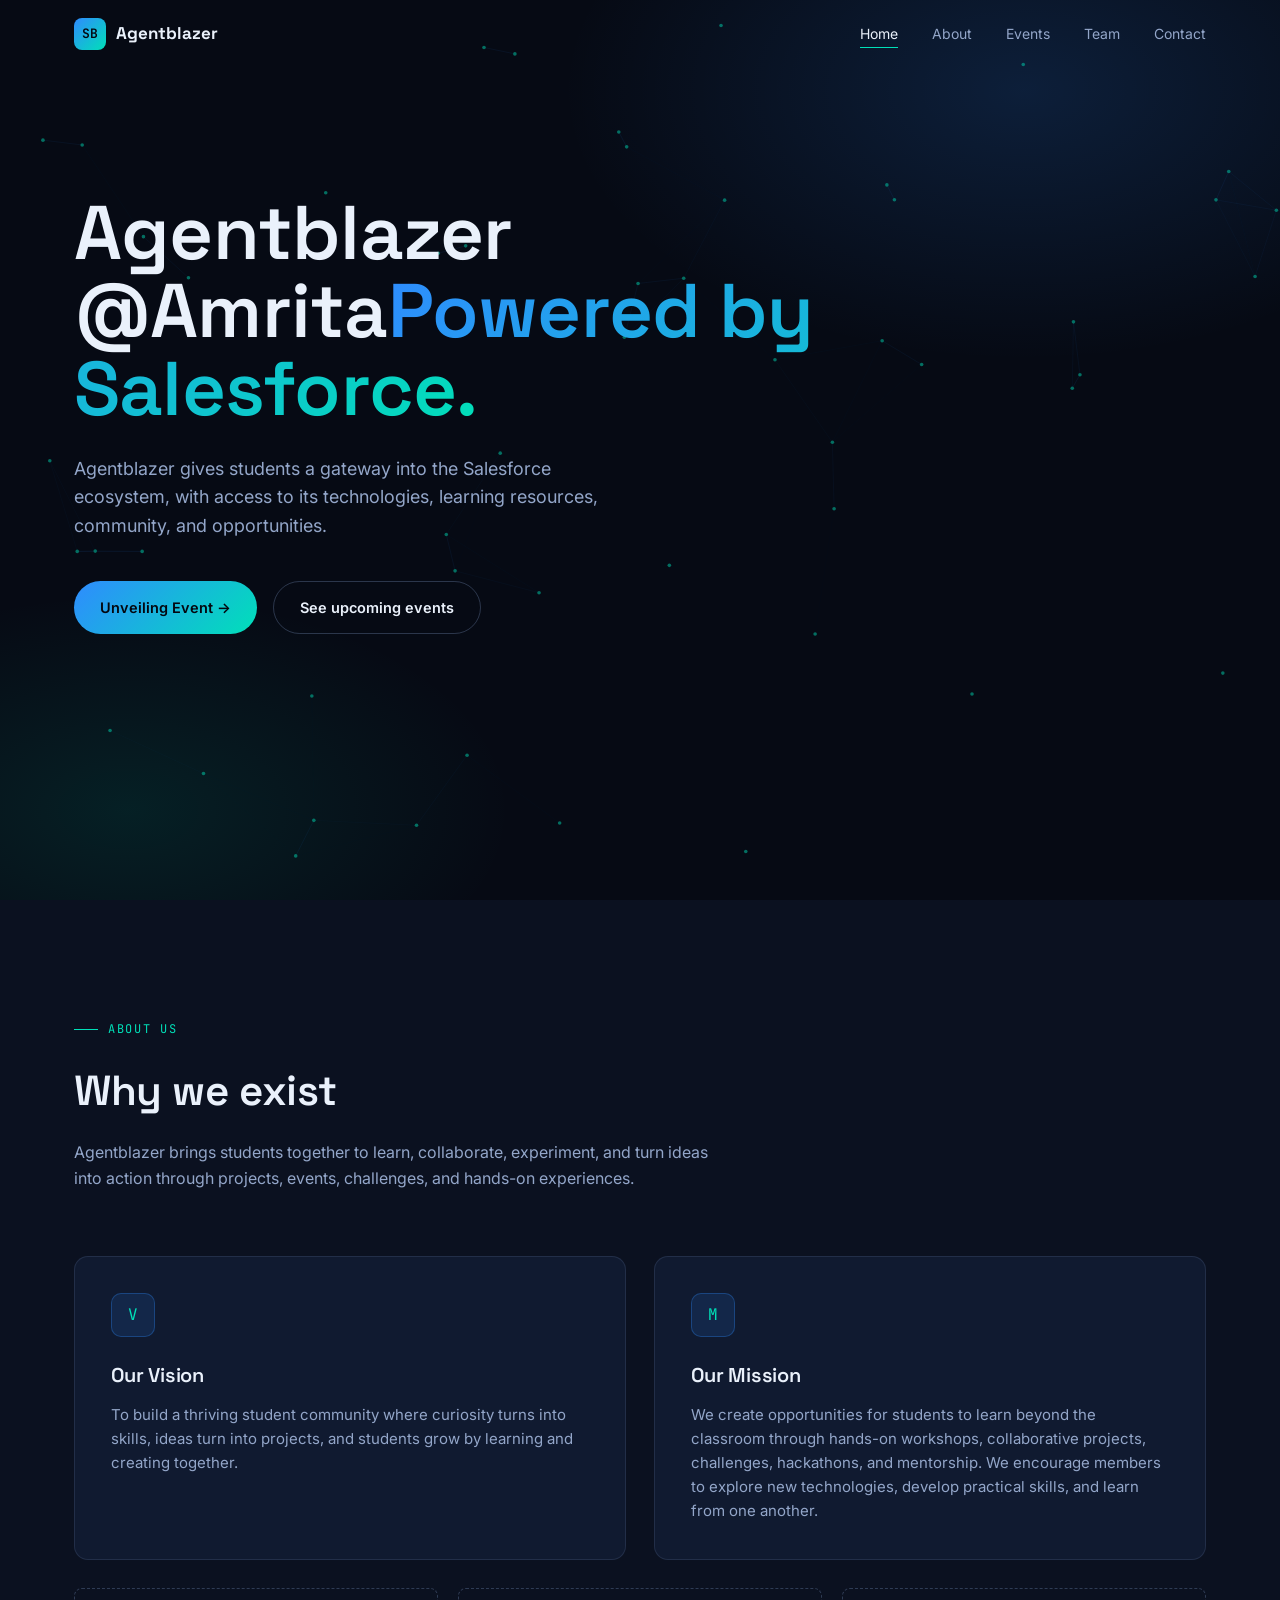
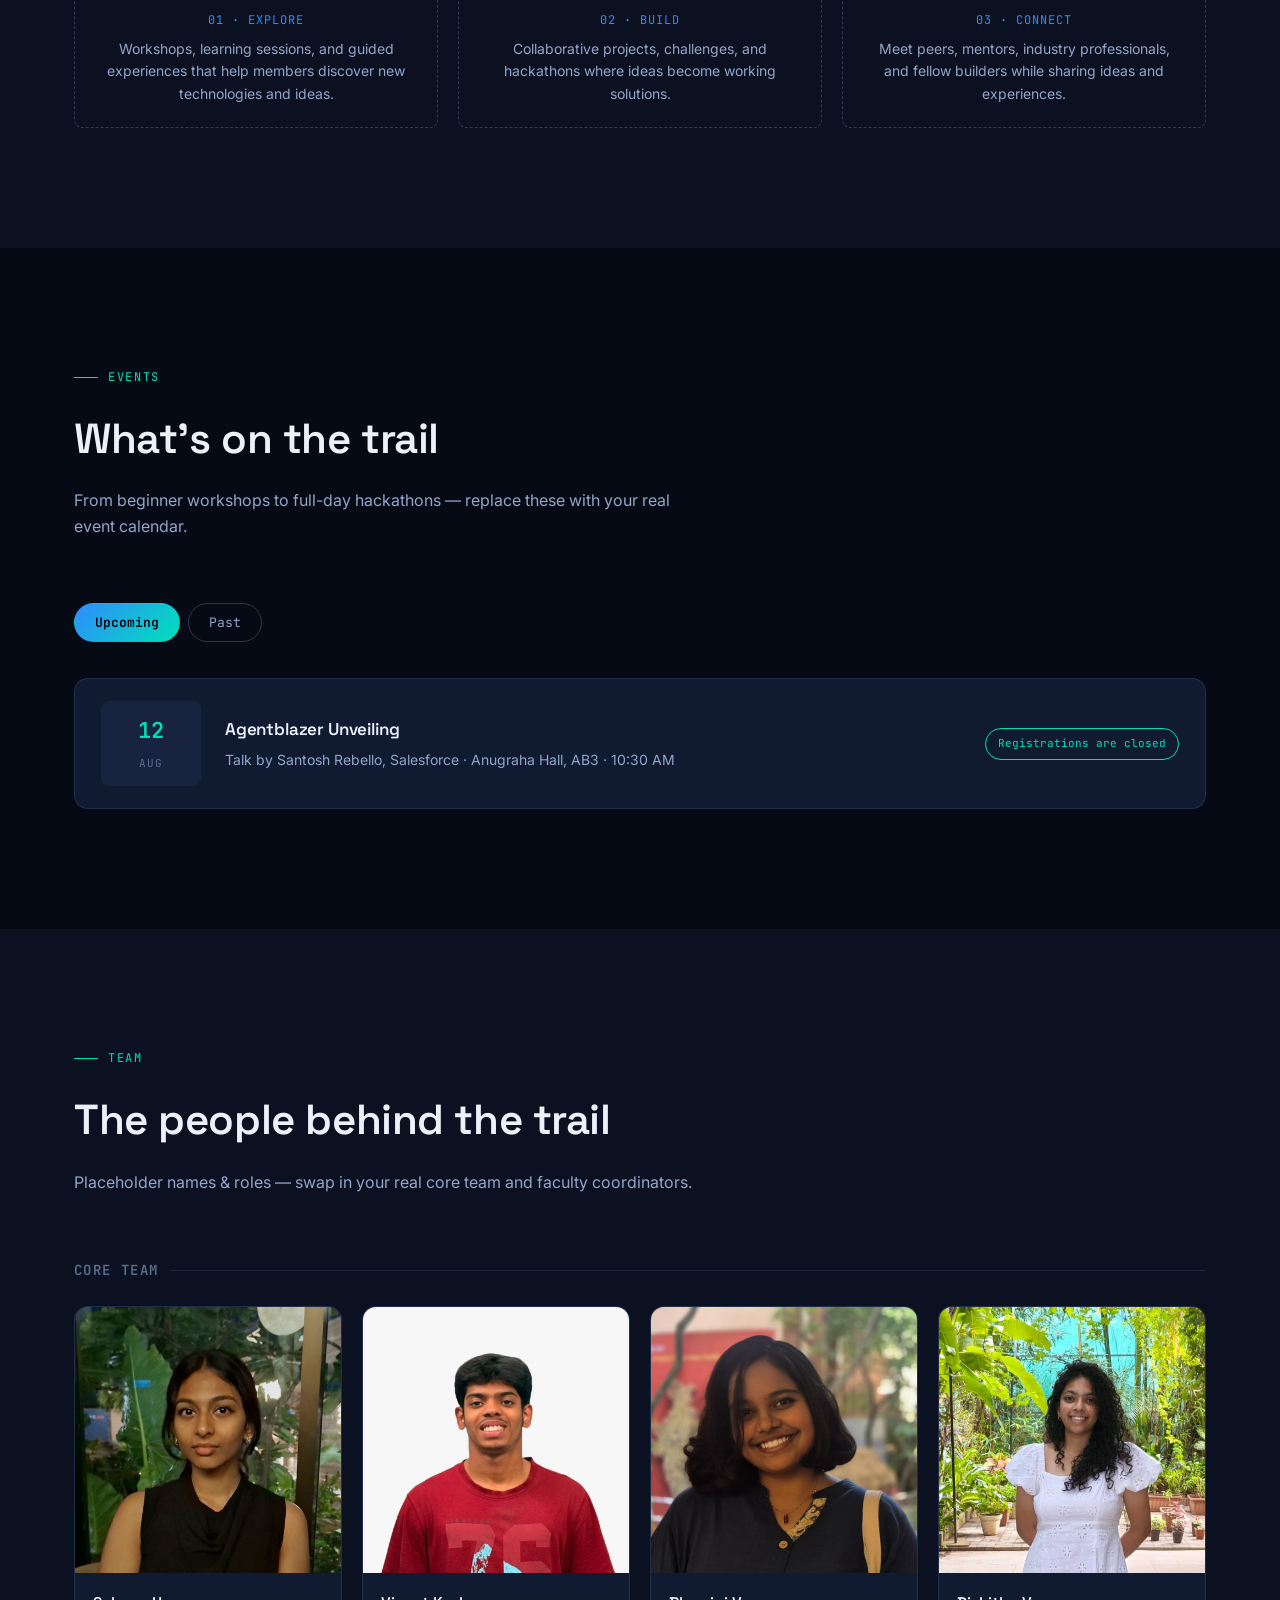
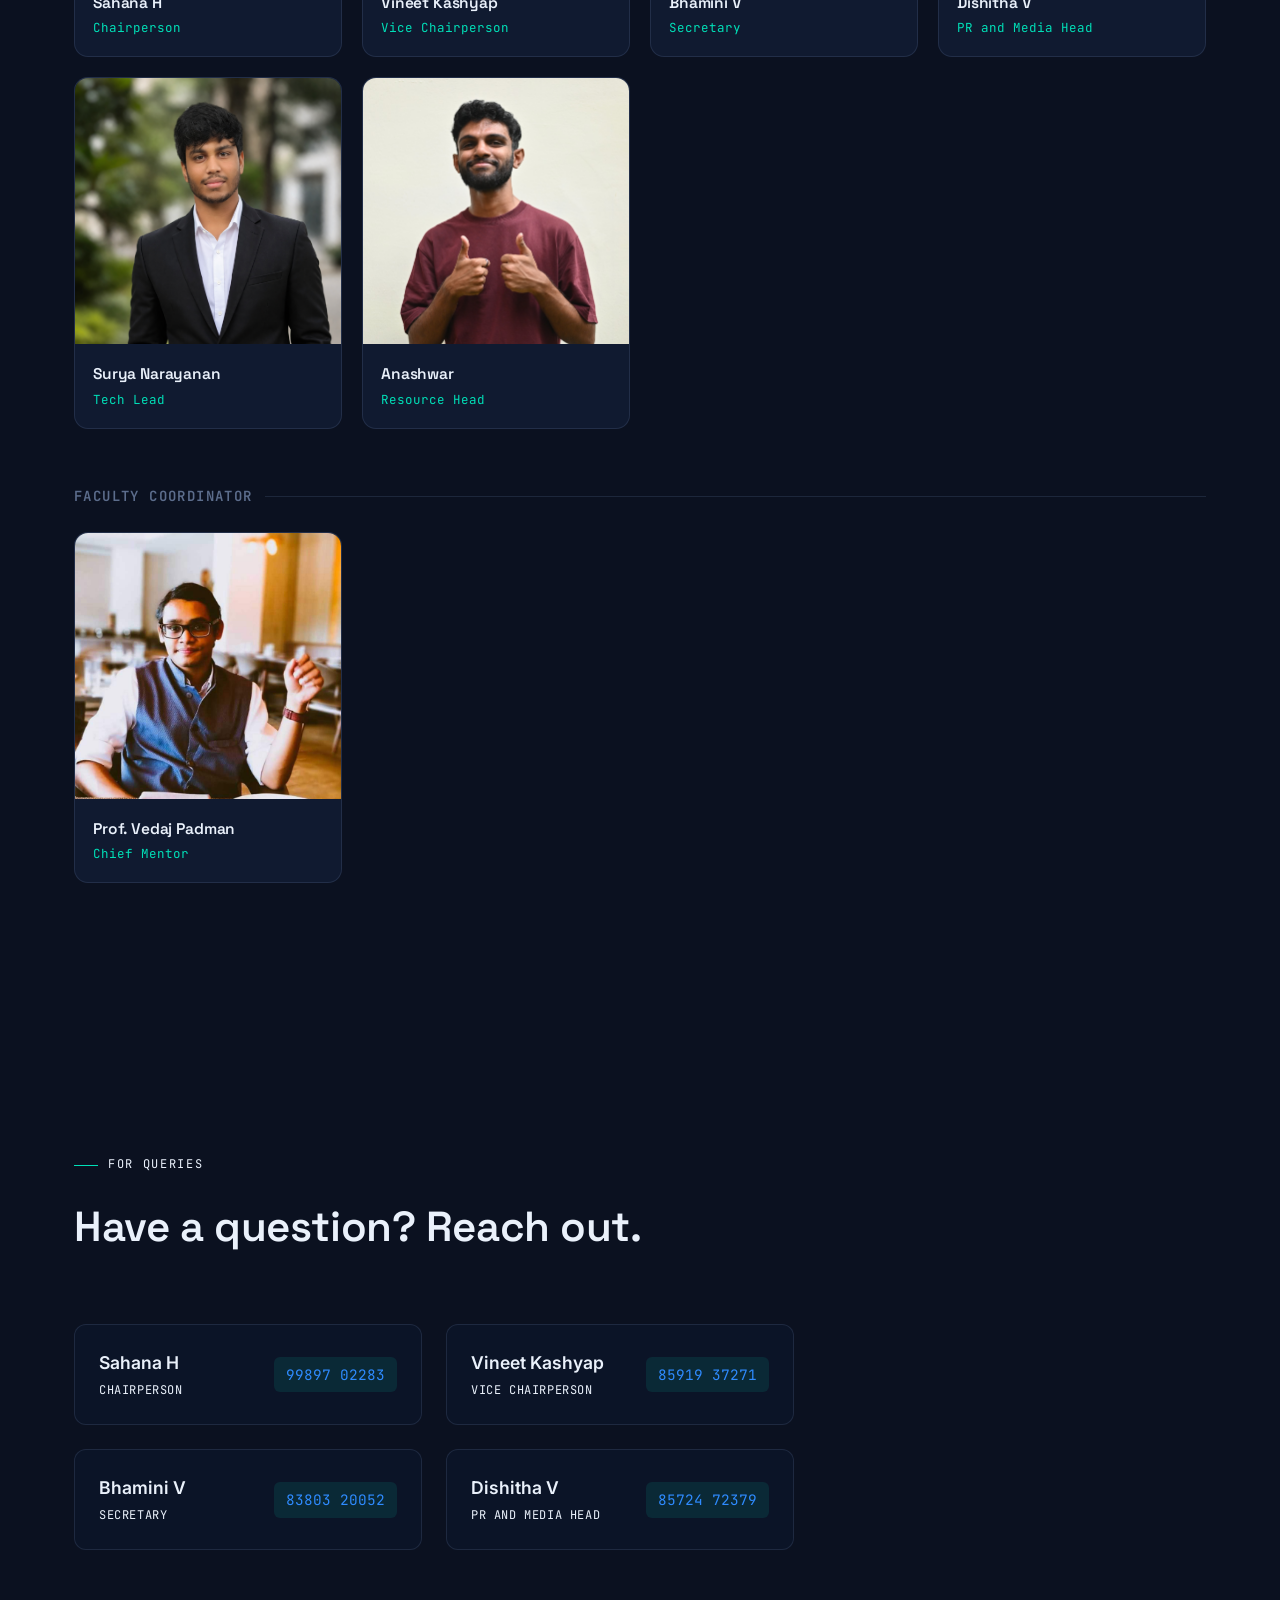
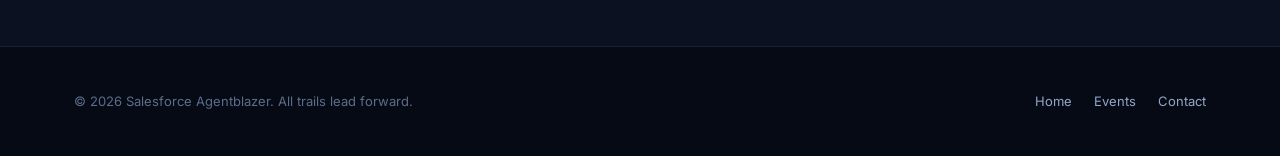
<file: index.html>
<!DOCTYPE html>
<html lang="en">
<head>
<meta charset="UTF-8">
<meta name="viewport" content="width=device-width, initial-scale=1.0">
<title>Salesforce Agentblazer</title>
<meta name="description" content="Salesforce Agentblazer — a student community turning Trailblazers into builders of intelligent agents. Explore our mission, events, team, and milestones.">
<link rel="preconnect" href="https://fonts.googleapis.com">
<link rel="preconnect" href="https://fonts.gstatic.com" crossorigin>
<link href="https://fonts.googleapis.com/css2?family=Space+Grotesk:wght@400;500;600;700&family=Inter:wght@400;500;600;700&family=JetBrains+Mono:wght@400;500&display=swap" rel="stylesheet">
<link rel="stylesheet" href="/assets/css/theme.css">
</head>
<body>

<header id="site-header">
  <nav>
    <div class="logo">
      <div class="logo-mark">SB</div>
      Agentblazer
    </div>
    <ul class="nav-links" id="navLinks">
      <li><a href="#home" class="nav-link active">Home</a></li>
      <li><a href="#about" class="nav-link">About</a></li>
      <li><a href="#events" class="nav-link">Events</a></li>
      <li><a href="#team" class="nav-link">Team</a></li>
      <li><a href="#contact" class="nav-link">Contact</a></li>
    </ul>
    <button class="nav-toggle" id="navToggle" aria-label="Toggle menu">☰</button>
  </nav>
</header>

<!-- ================= HERO ================= -->
<section class="hero" id="home">
  <canvas id="hero-canvas"></canvas>
    <div class="hero-inner">
    <h1>Agentblazer @Amrita<span class="grad">Powered by Salesforce.</span></h1>
    <p class="lede">Agentblazer gives students a gateway into the Salesforce ecosystem, with access to its technologies, learning resources, community, and opportunities.</p>
    <div class="hero-actions">
      <p class="btn btn-primary">Unveiling Event →</p>
      <a href="#events" class="btn btn-ghost">See upcoming events</a>
    </div>
  </div>
</section>

<!-- ================= ABOUT ================= -->
<section class="about" id="about">
  <div class="wrap">
    <div class="section-head reveal">
      <div class="eyebrow">About Us</div>
      <h2>Why we exist</h2>
      <p>Agentblazer brings students together to learn, collaborate, experiment, and turn ideas into action through projects, events, challenges, and hands-on experiences.</p>
    </div>
    <div class="about-grid">
      <div class="about-card reveal">
        <div class="icon">V</div>
        <h3>Our Vision</h3>
        <p>To build a thriving student community where curiosity turns into skills, ideas turn into projects, and students grow by learning and creating together.</p>
      </div>
      <div class="about-card reveal">
        <div class="icon">M</div>
        <h3>Our Mission</h3>
        <p>We create opportunities for students to learn beyond the classroom through hands-on workshops, collaborative projects, challenges, hackathons, and mentorship. We encourage members to explore new technologies, develop practical skills, and learn from one another.</p>
      </div>
    </div>
    <div class="pillars">
      <div class="pillar reveal"><div class="k">01 · EXPLORE</div><p>Workshops, learning sessions, and guided experiences that help members discover new technologies and ideas.</p></div>
      <div class="pillar reveal"><div class="k">02 · BUILD</div><p>Collaborative projects, challenges, and hackathons where ideas become working solutions.</p></div>
      <div class="pillar reveal"><div class="k">03 · CONNECT</div><p>Meet peers, mentors, industry professionals, and fellow builders while sharing ideas and experiences.</p></div>
    </div>
  </div>
</section>

<!-- ================= EVENTS ================= -->
<section id="events">
  <div class="wrap">
    <div class="section-head reveal">
      <div class="eyebrow">Events</div>
      <h2>What's on the trail</h2>
      <p>From beginner workshops to full-day hackathons — replace these with your real event calendar.</p>
    </div>
    <div class="tabs reveal">
      <button class="tab-btn active" data-tab="upcoming">Upcoming</button>
      <button class="tab-btn" data-tab="past">Past</button>
    </div>
    <div class="event-panel active" id="upcoming">
      <a href="/events/agentblazer-unveiling" class="event-card reveal" style="display:grid;">
        <div class="event-date"><span class="d">12</span><span class="m">AUG</span></div>
        <div class="event-info"><h4>Agentblazer Unveiling</h4><p>Talk by Santosh Rebello, Salesforce · Anugraha Hall, AB3 · 10:30 AM</p></div>
        <div class="event-badge live">Registrations are closed</div>
      </a>

    </div>
    <div class="event-panel" id="past">
      <div class="event-card reveal" style="text-align: center; padding: 2rem; color: var(--text-muted);">
        <p>No past events yet. Check back later!</p>
      </div>
    </div>
  </div>
</section>

<!-- ================= TEAM ================= -->
<section class="about" id="team">
  <div class="wrap">
    <div class="section-head reveal">
      <div class="eyebrow">Team</div>
      <h2>The people behind the trail</h2>
      <p>Placeholder names & roles — swap in your real core team and faculty coordinators.</p>
    </div>

    <div class="team-group">
      <h3>Core Team</h3>
      <div class="team-grid">
        <div class="team-card reveal"><div class="avatar" style="overflow: hidden;"><img src="/assets/img/team/sahana.jpeg" alt="Sahana H" style="width:100%; height:100%; object-fit:cover;" onerror="this.style.display='none';this.parentElement.innerHTML='SH';"></div><div class="team-info"><h4>Sahana H</h4><div class="role">Chairperson</div></div></div>
        <div class="team-card reveal"><div class="avatar" style="overflow: hidden;"><img src="/assets/img/team/vineet.jpeg" alt="Vineet Kashyap" style="width:100%; height:100%; object-fit:cover;" onerror="this.style.display='none';this.parentElement.innerHTML='VK';"></div><div class="team-info"><h4>Vineet Kashyap</h4><div class="role">Vice Chairperson</div></div></div>
        <div class="team-card reveal"><div class="avatar" style="overflow: hidden;"><img src="/assets/img/team/bhamini.jpeg" alt="Bhamini V" style="width:100%; height:100%; object-fit:cover;" onerror="this.style.display='none';this.parentElement.innerHTML='BV';"></div><div class="team-info"><h4>Bhamini V</h4><div class="role">Secretary</div></div></div>
        <div class="team-card reveal"><div class="avatar" style="overflow: hidden;"><img src="/assets/img/team/dishitha.jpeg" alt="Dishitha V" style="width:100%; height:100%; object-fit:cover;" onerror="this.style.display='none';this.parentElement.innerHTML='DV';"></div><div class="team-info"><h4>Dishitha V</h4><div class="role">PR and Media Head</div></div></div>
        <div class="team-card reveal"><div class="avatar" style="overflow: hidden;"><img src="/assets/img/team/surya.png" alt="Surya Narayanan" style="width:100%; height:100%; object-fit:cover;" onerror="this.style.display='none';this.parentElement.innerHTML='SN';"></div><div class="team-info"><h4>Surya Narayanan</h4><div class="role">Tech Lead</div></div></div>
        <div class="team-card reveal"><div class="avatar" style="overflow: hidden;"><img src="/assets/img/team/anashwar.jpeg" alt="Anashwar" style="width:100%; height:100%; object-fit:cover;" onerror="this.style.display='none';this.parentElement.innerHTML='A';"></div><div class="team-info"><h4>Anashwar</h4><div class="role">Resource Head</div></div></div>
      </div>
    </div>

    <div class="team-group">
      <h3>Faculty Coordinator</h3>
      <div class="team-grid">
        <div class="team-card reveal"><div class="avatar" style="overflow: hidden;"><img src="/assets/img/team/vedaj.jpg" alt="Vedaj" style="width:100%; height:100%; object-fit:cover;" onerror="this.style.display='none';this.parentElement.innerHTML='V';"></div><div class="team-info"><h4>Prof. Vedaj Padman</h4><div class="role">Chief Mentor</div></div></div>
      </div>
    </div>
  </div>
</section>





<!-- ================= FOR QUERIES ================= -->
<section class="queries-section" id="contact" style="padding: 6rem 0; background: var(--bg-alt);">
  <div class="wrap">
    <div class="section-head centered reveal">
      <div class="eyebrow" style="color: var(--primary);">For Queries</div>
      <h2>Have a question? Reach out.</h2>
    </div>
    <div class="query-grid reveal" style="display: grid; grid-template-columns: repeat(auto-fit, minmax(300px, 1fr)); gap: 1.5rem; margin-top: 3rem;">
      <div class="query-item" style="background: rgba(47,139,255,0.03); border: 1px solid var(--border); padding: 1.5rem; border-radius: 12px; display: flex; justify-content: space-between; align-items: center;">
        <div class="query-item-left">
          <div class="query-item-name" style="font-family: var(--font-head); font-weight: 600; font-size: 1.1rem; margin-bottom: 0.25rem;">Sahana H</div>
          <div class="role" style="font-family: var(--font-mono); font-size: 0.75rem; color: var(--text-muted); text-transform: uppercase; letter-spacing: 0.05em;">Chairperson</div>
        </div>
        <div class="num" style="font-family: var(--font-mono); color: var(--accent); background: rgba(0,224,184,0.1); padding: 0.4rem 0.75rem; border-radius: 6px; font-size: 0.9rem;">99897 02283</div>
      </div>
      <div class="query-item" style="background: rgba(47,139,255,0.03); border: 1px solid var(--border); padding: 1.5rem; border-radius: 12px; display: flex; justify-content: space-between; align-items: center;">
        <div class="query-item-left">
          <div class="query-item-name" style="font-family: var(--font-head); font-weight: 600; font-size: 1.1rem; margin-bottom: 0.25rem;">Vineet Kashyap</div>
          <div class="role" style="font-family: var(--font-mono); font-size: 0.75rem; color: var(--text-muted); text-transform: uppercase; letter-spacing: 0.05em;">Vice Chairperson</div>
        </div>
        <div class="num" style="font-family: var(--font-mono); color: var(--accent); background: rgba(0,224,184,0.1); padding: 0.4rem 0.75rem; border-radius: 6px; font-size: 0.9rem;">85919 37271</div>
      </div>
      <div class="query-item" style="background: rgba(47,139,255,0.03); border: 1px solid var(--border); padding: 1.5rem; border-radius: 12px; display: flex; justify-content: space-between; align-items: center;">
        <div class="query-item-left">
          <div class="query-item-name" style="font-family: var(--font-head); font-weight: 600; font-size: 1.1rem; margin-bottom: 0.25rem;">Bhamini V</div>
          <div class="role" style="font-family: var(--font-mono); font-size: 0.75rem; color: var(--text-muted); text-transform: uppercase; letter-spacing: 0.05em;">Secretary</div>
        </div>
        <div class="num" style="font-family: var(--font-mono); color: var(--accent); background: rgba(0,224,184,0.1); padding: 0.4rem 0.75rem; border-radius: 6px; font-size: 0.9rem;">83803 20052</div>
      </div>
      <div class="query-item" style="background: rgba(47,139,255,0.03); border: 1px solid var(--border); padding: 1.5rem; border-radius: 12px; display: flex; justify-content: space-between; align-items: center;">
        <div class="query-item-left">
          <div class="query-item-name" style="font-family: var(--font-head); font-weight: 600; font-size: 1.1rem; margin-bottom: 0.25rem;">Dishitha V</div>
          <div class="role" style="font-family: var(--font-mono); font-size: 0.75rem; color: var(--text-muted); text-transform: uppercase; letter-spacing: 0.05em;">PR and Media Head</div>
        </div>
        <div class="num" style="font-family: var(--font-mono); color: var(--accent); background: rgba(0,224,184,0.1); padding: 0.4rem 0.75rem; border-radius: 6px; font-size: 0.9rem;">85724 72379</div>
      </div>
    </div>
  </div>
</section>

<footer>
  <div class="wrap footer-inner">
    <p>© 2026 Salesforce Agentblazer. All trails lead forward.</p>
    <div class="footer-links">
      <a href="#home">Home</a>
      <a href="#events">Events</a>
      <a href="#contact">Contact</a>
    </div>
  </div>
</footer>

<script>
// ---------- Sticky header ----------
const header = document.getElementById('site-header');
window.addEventListener('scroll', () => {
  header.classList.toggle('scrolled', window.scrollY > 20);
});

// ---------- Mobile nav toggle ----------
const navToggle = document.getElementById('navToggle');
const navLinks = document.getElementById('navLinks');
navToggle.addEventListener('click', () => navLinks.classList.toggle('open'));
navLinks.querySelectorAll('a').forEach(a => a.addEventListener('click', () => navLinks.classList.remove('open')));

// ---------- Active nav link on scroll ----------
const sections = document.querySelectorAll('section[id]');
const navItems = document.querySelectorAll('.nav-link');
window.addEventListener('scroll', () => {
  let current = '';
  sections.forEach(sec => {
    const top = sec.offsetTop - 140;
    if (window.scrollY >= top) current = sec.id;
  });
  navItems.forEach(a => a.classList.toggle('active', a.getAttribute('href') === '#' + current));
});

// ---------- Scroll reveal ----------
const revealEls = document.querySelectorAll('.reveal');
const io = new IntersectionObserver((entries) => {
  entries.forEach(e => { if (e.isIntersecting) { e.target.classList.add('in'); io.unobserve(e.target); } });
}, { threshold: 0.15 });
revealEls.forEach(el => io.observe(el));

// ---------- Event tabs ----------
document.querySelectorAll('.tab-btn').forEach(btn => {
  btn.addEventListener('click', () => {
    document.querySelectorAll('.tab-btn').forEach(b => b.classList.remove('active'));
    document.querySelectorAll('.event-panel').forEach(p => p.classList.remove('active'));
    btn.classList.add('active');
    document.getElementById(btn.dataset.tab).classList.add('active');
  });
});

// ---------- FAQ accordion ----------
document.querySelectorAll('.faq-item').forEach(item => {
  const q = item.querySelector('.faq-q');
  const a = item.querySelector('.faq-a');
  q.addEventListener('click', () => {
    const isOpen = item.classList.contains('open');
    document.querySelectorAll('.faq-item').forEach(i => { i.classList.remove('open'); i.querySelector('.faq-a').style.maxHeight = null; });
    if (!isOpen) { item.classList.add('open'); a.style.maxHeight = a.scrollHeight + 'px'; }
  });
});

// ---------- Hero canvas: interactive node network ----------
(function(){
  const canvas = document.getElementById('hero-canvas');
  const ctx = canvas.getContext('2d');
  let w, h, nodes = [];
  const mouse = { x: -9999, y: -9999 };
  const reduced = window.matchMedia('(prefers-reduced-motion: reduce)').matches;

  function resize(){
    w = canvas.width = canvas.offsetWidth;
    h = canvas.height = canvas.offsetHeight;
  }
  function initNodes(){
    const count = Math.min(60, Math.floor((w*h)/22000));
    nodes = Array.from({length: count}, () => ({
      x: Math.random()*w, y: Math.random()*h,
      vx: (Math.random()-0.5)*0.35, vy: (Math.random()-0.5)*0.35
    }));
  }
  function step(){
    ctx.clearRect(0,0,w,h);
    nodes.forEach(n => {
      n.x += n.vx; n.y += n.vy;
      if (n.x < 0 || n.x > w) n.vx *= -1;
      if (n.y < 0 || n.y > h) n.vy *= -1;
      const dx = n.x - mouse.x, dy = n.y - mouse.y;
      const dist = Math.sqrt(dx*dx + dy*dy);
      if (dist < 120) { n.x += dx/dist*0.6; n.y += dy/dist*0.6; }
    });
    for (let i=0; i<nodes.length; i++){
      for (let j=i+1; j<nodes.length; j++){
        const a = nodes[i], b = nodes[j];
        const d = Math.hypot(a.x-b.x, a.y-b.y);
        if (d < 140){
          ctx.strokeStyle = `rgba(47,139,255,${0.16*(1-d/140)})`;
          ctx.lineWidth = 1;
          ctx.beginPath(); ctx.moveTo(a.x,a.y); ctx.lineTo(b.x,b.y); ctx.stroke();
        }
      }
    }
    nodes.forEach(n => {
      ctx.beginPath();
      ctx.arc(n.x, n.y, 1.8, 0, Math.PI*2);
      ctx.fillStyle = 'rgba(0,224,184,0.85)';
      ctx.fill();
    });
    if (!reduced) requestAnimationFrame(step);
  }
  window.addEventListener('resize', () => { resize(); initNodes(); });
  canvas.addEventListener('mousemove', e => {
    const r = canvas.getBoundingClientRect();
    mouse.x = e.clientX - r.left; mouse.y = e.clientY - r.top;
  });
  canvas.addEventListener('mouseleave', () => { mouse.x = -9999; mouse.y = -9999; });
  resize(); initNodes();
  if (reduced) { step(); } else { requestAnimationFrame(step); }
})();
</script>
</body>
</html>
</file>
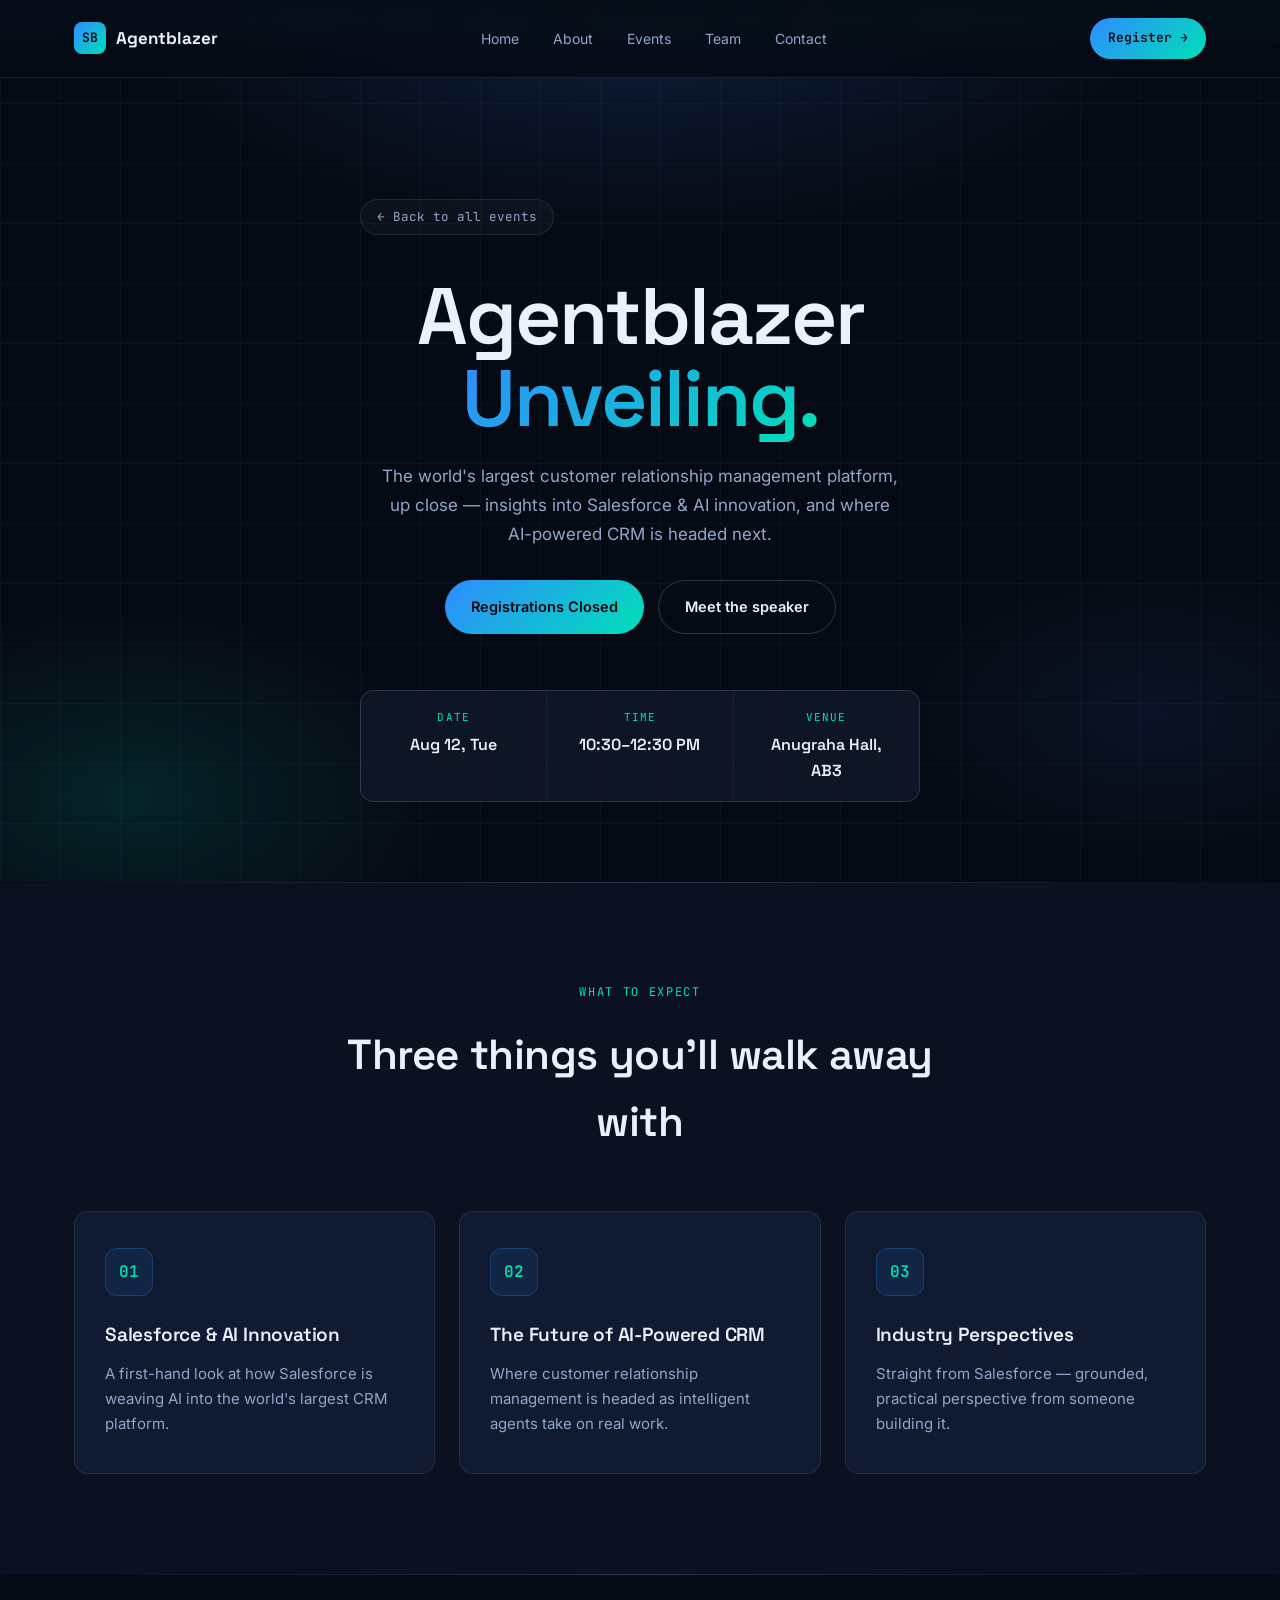
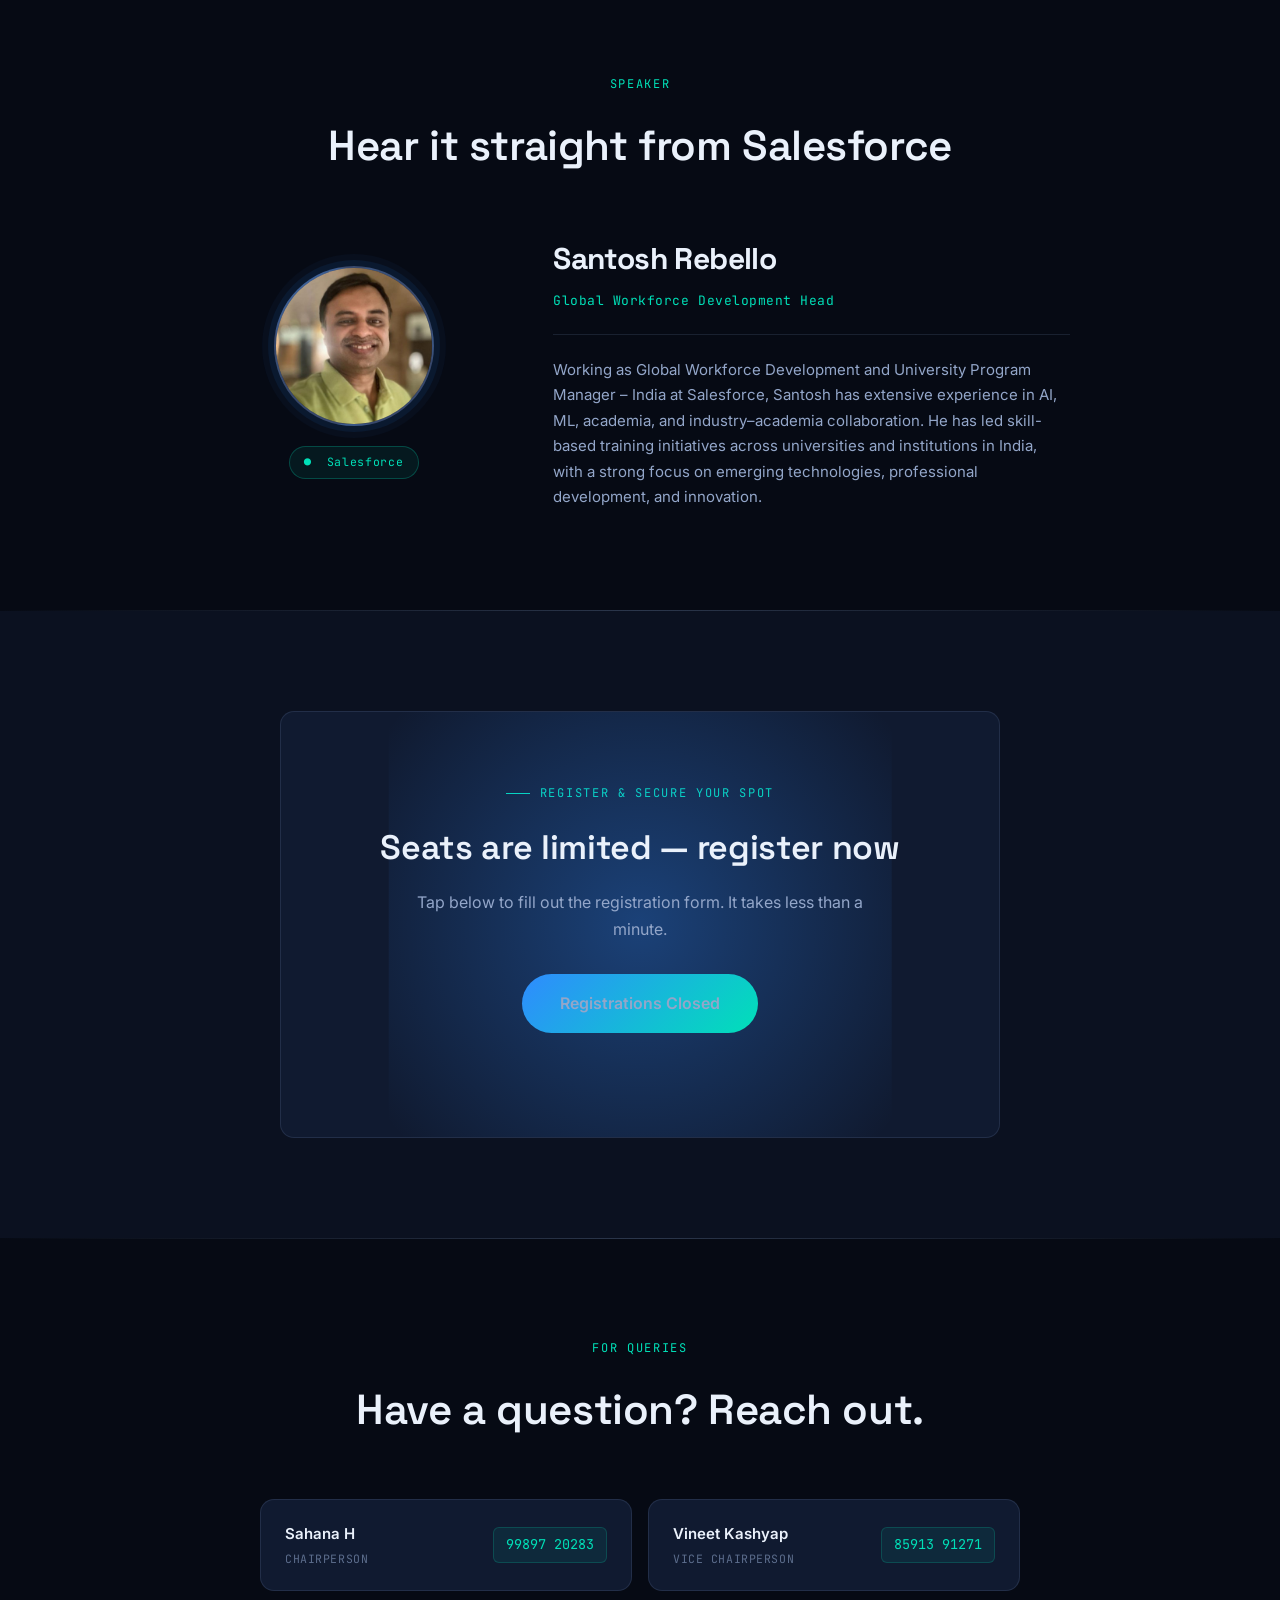
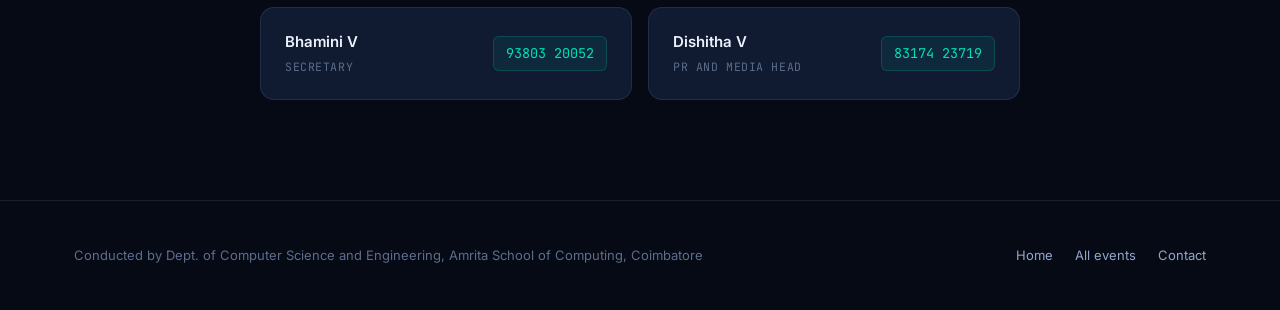
<file: events/agentblazer-unveiling.html>
<!DOCTYPE html>
<html lang="en">
<head>
<meta charset="UTF-8">
<meta name="viewport" content="width=device-width, initial-scale=1.0">
<title>Agentblazer Unveiling — Salesforce Agentblazer</title>
<meta name="description" content="Agentblazer Unveiling — a talk with Santosh Rebello, Global Workforce Development Head at Salesforce, on AI-powered CRM. August 12, Anugraha Hall AB3.">
<link rel="preconnect" href="https://fonts.googleapis.com">
<link rel="preconnect" href="https://fonts.gstatic.com" crossorigin>
<link href="https://fonts.googleapis.com/css2?family=Space+Grotesk:wght@400;500;600;700&family=Inter:wght@400;500;600;700&family=JetBrains+Mono:wght@400;500&display=swap" rel="stylesheet">
<link rel="stylesheet" href="/assets/css/theme.css">
<style>
/* =========================================================
   EVENT PAGE — ENHANCED STYLES  (scoped, no conflicts)
   ========================================================= */

/* ---------- countdown bar ---------- */
.event-countdown-bar {
  background: linear-gradient(90deg, rgba(47,139,255,0.12), rgba(0,224,184,0.10));
  border-bottom: 1px solid var(--border);
  padding: 11px 0;
  text-align: center;
  font-family: var(--font-mono);
  font-size: 12.5px;
  color: var(--accent-2);
  letter-spacing: 0.06em;
  position: relative;
  z-index: 99;
}
.event-countdown-bar .cdt-inner {
  display: inline-flex;
  align-items: center;
  gap: 18px;
  flex-wrap: wrap;
  justify-content: center;
}
.cdt-sep { opacity: 0.3; }

/* ---------- hero overrides ---------- */
.event-hero {
  min-height: 88vh;
  display: flex;
  align-items: center;
  padding-top: 156px;
  padding-bottom: 80px;
  position: relative;
  background:
    radial-gradient(ellipse 70% 55% at 50% -10%, rgba(47,139,255,0.20), transparent 60%),
    radial-gradient(ellipse 45% 40% at 10% 90%, rgba(0,224,184,0.12), transparent 55%),
    radial-gradient(ellipse 35% 30% at 90% 80%, rgba(47,139,255,0.08), transparent 55%),
    var(--bg);
}

/* grid mesh overlay */
.event-hero::after {
  content: '';
  position: absolute;
  inset: 0;
  background-image:
    linear-gradient(rgba(140,170,220,0.04) 1px, transparent 1px),
    linear-gradient(90deg, rgba(140,170,220,0.04) 1px, transparent 1px);
  background-size: 60px 60px;
  pointer-events: none;
}

.event-hero-solo {
  max-width: 820px;
  margin: 0 auto;
  text-align: center;
  display: block;
  position: relative;
  z-index: 2;
}

.event-hero-solo .hero-tag {
  margin: 0 auto 36px;
  background: rgba(0,224,184,0.07);
  border-color: rgba(0,224,184,0.30);
}

.event-hero-solo h1 {
  font-size: clamp(44px, 7.5vw, 80px);
  line-height: 1.03;
  margin-bottom: 22px;
  letter-spacing: -0.025em;
}

.event-hero-solo h1 .grad {
  background: var(--grad-accent);
  -webkit-background-clip: text;
  background-clip: text;
  color: transparent;
}

.event-hero-solo .lede {
  font-size: 18px;
  color: var(--text-dim);
  max-width: 580px;
  margin: 0 auto 40px;
  line-height: 1.7;
}

.event-hero-solo .hero-actions {
  justify-content: center;
  margin-bottom: 56px;
  gap: 14px;
}

.event-hero-solo .event-quickfacts {
  margin: 0 auto;
  max-width: 560px;
}

/* ---------- breadcrumb ---------- */
.breadcrumb-back {
  display: inline-flex;
  align-items: center;
  gap: 8px;
  font-family: var(--font-mono);
  font-size: 12.5px;
  color: var(--text-dim);
  margin-bottom: 40px;
  padding: 7px 16px;
  border: 1px solid var(--border);
  border-radius: 100px;
  background: rgba(255,255,255,0.03);
  transition: all 0.22s ease;
}
.breadcrumb-back:hover {
  color: var(--accent-2);
  border-color: var(--accent-2);
  background: rgba(0,224,184,0.06);
}

/* ---------- section divider ---------- */
.section-divider {
  height: 1px;
  background: linear-gradient(90deg, transparent, var(--border-strong), transparent);
  margin: 0;
}

/* ---------- expect section ---------- */
.expect-section {
  background: var(--bg-alt);
  padding: 100px 0;
}

.expect-grid {
  display: grid;
  grid-template-columns: repeat(3, 1fr);
  gap: 24px;
  margin-top: 12px;
}

.about-card {
  background: var(--surface);
  border: 1px solid var(--border);
  border-radius: var(--radius);
  padding: 36px 30px;
  transition: border-color 0.25s ease, transform 0.25s ease, box-shadow 0.25s ease;
  position: relative;
  overflow: hidden;
}
.about-card::before {
  content: '';
  position: absolute;
  top: 0; left: 0; right: 0;
  height: 2px;
  background: var(--grad-accent);
  opacity: 0;
  transition: opacity 0.3s ease;
}
.about-card:hover {
  border-color: var(--border-strong);
  transform: translateY(-6px);
  box-shadow: 0 20px 48px rgba(0,0,0,0.3);
}
.about-card:hover::before { opacity: 1; }

.about-card .icon {
  width: 48px;
  height: 48px;
  border-radius: 12px;
  background: rgba(47,139,255,0.10);
  border: 1px solid rgba(47,139,255,0.25);
  display: flex;
  align-items: center;
  justify-content: center;
  margin-bottom: 24px;
  font-family: var(--font-mono);
  color: var(--accent-2);
  font-size: 16px;
  font-weight: 600;
  flex-shrink: 0;
}

.about-card h3 {
  font-size: 19px;
  margin-bottom: 12px;
  color: var(--text);
}
.about-card p {
  color: var(--text-dim);
  font-size: 15px;
  line-height: 1.65;
}

@media (max-width: 800px) {
  .expect-grid { grid-template-columns: 1fr; }
}

/* ---------- speaker section ---------- */
.speaker-section {
  background: var(--bg);
  padding: 100px 0;
}

.speaker-layout {
  display: grid;
  grid-template-columns: 1fr 1.8fr;
  gap: 56px;
  align-items: center;
  max-width: 860px;
  margin: 0 auto;
}

.speaker-photo-wrap {
  display: flex;
  flex-direction: column;
  align-items: center;
  gap: 20px;
}

.speaker-avatar {
  width: 160px;
  height: 160px;
  border-radius: 50%;
  border: 2px solid var(--border-strong);
  background:
    radial-gradient(circle at 30% 25%, rgba(47,139,255,0.45), transparent 55%),
    var(--surface-2);
  display: flex;
  align-items: center;
  justify-content: center;
  font-family: var(--font-display);
  font-size: 52px;
  font-weight: 700;
  color: var(--accent-2);
  overflow: hidden;
  box-shadow: 0 0 0 6px rgba(47,139,255,0.08), 0 0 0 12px rgba(47,139,255,0.04);
  flex-shrink: 0;
}

.speaker-avatar img {
  width: 100%;
  height: 100%;
  object-fit: cover;
  display: block;
}

.speaker-company-badge {
  display: inline-flex;
  align-items: center;
  gap: 7px;
  font-family: var(--font-mono);
  font-size: 11.5px;
  color: var(--accent-2);
  border: 1px solid rgba(0,224,184,0.25);
  padding: 6px 14px;
  border-radius: 100px;
  background: rgba(0,224,184,0.07);
  letter-spacing: 0.06em;
}

.speaker-detail {
  display: flex;
  flex-direction: column;
  gap: 0;
}

.speaker-detail h4 {
  font-size: 30px;
  font-weight: 700;
  letter-spacing: -0.02em;
  margin-bottom: 8px;
  color: var(--text);
}

.speaker-detail .role {
  font-family: var(--font-mono);
  font-size: 13px;
  color: var(--accent-2);
  margin-bottom: 22px;
  letter-spacing: 0.04em;
}

.speaker-bio {
  color: var(--text-dim);
  font-size: 15px;
  line-height: 1.7;
  padding-top: 22px;
  border-top: 1px solid var(--border);
}

@media (max-width: 700px) {
  .speaker-layout {
    grid-template-columns: 1fr;
    text-align: center;
  }
  .speaker-photo-wrap { margin: 0 auto; }
  .speaker-bio { text-align: left; }
}

/* ---------- register section ---------- */
.register-section { background: var(--bg-alt); padding: 100px 0; }

.register-panel {
  background: var(--surface);
  border: 1px solid var(--border);
  border-radius: var(--radius);
  padding: 72px 52px;
  text-align: center;
  position: relative;
  overflow: hidden;
  max-width: 720px;
  margin: 0 auto;
}

.register-panel::before {
  content: '';
  position: absolute;
  top: -40%; left: 50%;
  transform: translateX(-50%);
  width: 70%; height: 180%;
  background: var(--grad-glow);
  pointer-events: none;
}

.register-panel .eyebrow { justify-content: center; }
.register-panel h2 {
  font-size: 34px;
  margin-bottom: 14px;
  position: relative;
  z-index: 1;
}
.register-panel p {
  color: var(--text-dim);
  margin-bottom: 32px;
  position: relative;
  z-index: 1;
  max-width: 480px;
  margin-left: auto;
  margin-right: auto;
  font-size: 16px;
  line-height: 1.65;
}
.register-panel .btn {
  position: relative;
  z-index: 1;
  font-size: 16px;
  padding: 16px 38px;
}

/* ---------- queries section ---------- */
.queries-section { background: var(--bg); padding: 100px 0; }

.query-grid {
  display: grid;
  grid-template-columns: repeat(2, 1fr);
  gap: 16px;
  max-width: 760px;
  margin: 0 auto;
}

@media (max-width: 640px) { .query-grid { grid-template-columns: 1fr; } }

.query-item {
  display: flex;
  justify-content: space-between;
  align-items: center;
  gap: 12px;
  background: var(--surface);
  border: 1px solid var(--border);
  border-radius: var(--radius);
  padding: 22px 24px;
  transition: border-color 0.22s ease, transform 0.22s ease;
}
.query-item:hover {
  border-color: var(--border-strong);
  transform: translateY(-2px);
}

.query-item-left { display: flex; flex-direction: column; gap: 4px; }
.query-item-name {
  font-size: 15px;
  font-weight: 600;
  color: var(--text);
}
.query-item .role {
  font-size: 11.5px;
  color: var(--text-faint);
  font-family: var(--font-mono);
  letter-spacing: 0.05em;
  text-transform: uppercase;
}
.query-item .num {
  font-family: var(--font-mono);
  font-size: 13.5px;
  color: var(--accent-2);
  background: rgba(0,224,184,0.08);
  border: 1px solid rgba(0,224,184,0.18);
  border-radius: 6px;
  padding: 6px 12px;
  white-space: nowrap;
}

/* ---------- misc tweaks ---------- */
.section-head { max-width: 640px; margin-bottom: 56px; }
.section-head.centered { margin-left: auto; margin-right: auto; text-align: center; }
.section-head.centered .eyebrow { justify-content: center; }
.section-head.centered .eyebrow::before { display: none; }
</style>
</head>
<body>

<!-- ================= COUNTDOWN ANNOUNCE BAR ================= -->
<div class="event-countdown-bar">
  <div class="cdt-inner">
    <span>🗓 &nbsp;August 12, Tuesday · 10:30 AM</span>
    <span class="cdt-sep">|</span>
    <span>📍 Anugraha Hall, AB3</span>
    <span class="cdt-sep">|</span>
    <span id="countdown-text">Loading countdown…</span>
  </div>
</div>

<header id="site-header" class="scrolled">
  <nav>
    <a href="/" class="logo">
      <div class="logo-mark">SB</div>
      Agentblazer
    </a>
    <ul class="nav-links" id="navLinks">
      <li><a href="/#home" class="nav-link">Home</a></li>
      <li><a href="/#about" class="nav-link">About</a></li>
      <li><a href="/#events" class="nav-link">Events</a></li>
      <li><a href="/#team" class="nav-link">Team</a></li>
      <li><a href="/#contact" class="nav-link">Contact</a></li>
    </ul>
    <a href="#register" class="nav-cta">Register →</a>
    <button class="nav-toggle" id="navToggle" aria-label="Toggle menu">☰</button>
  </nav>
</header>

<!-- ================= EVENT HERO ================= -->
<section class="event-hero" id="home">
  <div class="wrap">
    <a href="/#events" class="breadcrumb-back">← Back to all events</a>
    <div class="event-hero-grid event-hero-solo reveal">
      <h1>Agentblazer<br><span class="grad">Unveiling.</span></h1>
      <p class="lede">The world's largest customer relationship management platform, up close — insights into Salesforce &amp; AI innovation, and where AI-powered CRM is headed next.</p>
      <div class="hero-actions">
        <p target="_blank" rel="noopener" class="btn btn-primary">Registrations Closed</p>
        <a href="#speaker" class="btn btn-ghost">Meet the speaker</a>
      </div>
      <div class="event-quickfacts">
        <div><span class="k">Date</span><span class="v">Aug 12, Tue</span></div>
        <div><span class="k">Time</span><span class="v">10:30–12:30 PM</span></div>
        <div><span class="k">Venue</span><span class="v">Anugraha Hall, AB3</span></div>
      </div>
    </div>
  </div>
</section>

<div class="section-divider"></div>

<!-- ================= WHAT TO EXPECT ================= -->
<section class="expect-section">
  <div class="wrap">
    <div class="section-head centered reveal">
      <div class="eyebrow">What to Expect</div>
      <h2>Three things you'll walk away with</h2>
    </div>
    <div class="expect-grid">
      <div class="about-card reveal">
        <div class="icon">01</div>
        <h3>Salesforce &amp; AI Innovation</h3>
        <p>A first-hand look at how Salesforce is weaving AI into the world's largest CRM platform.</p>
      </div>
      <div class="about-card reveal">
        <div class="icon">02</div>
        <h3>The Future of AI-Powered CRM</h3>
        <p>Where customer relationship management is headed as intelligent agents take on real work.</p>
      </div>
      <div class="about-card reveal">
        <div class="icon">03</div>
        <h3>Industry Perspectives</h3>
        <p>Straight from Salesforce — grounded, practical perspective from someone building it.</p>
      </div>
    </div>
  </div>
</section>

<div class="section-divider"></div>

<!-- ================= SPEAKER ================= -->
<section class="speaker-section" id="speaker">
  <div class="wrap">
    <div class="section-head centered reveal">
      <div class="eyebrow">Speaker</div>
      <h2>Hear it straight from Salesforce</h2>
    </div>
    <div class="speaker-layout reveal">
      <div class="speaker-photo-wrap">
        <div class="speaker-avatar">
          <img src="/assets/img/speaker-santosh-rebello.jpg" alt="Santosh Rebello" onerror="this.style.display='none';this.parentElement.innerHTML='SR';">
        </div>
        <div class="speaker-company-badge">● &nbsp;Salesforce</div>
      </div>
      <div class="speaker-detail">
        <h4>Santosh Rebello</h4>
        <div class="role">Global Workforce Development Head</div>
        <p class="speaker-bio">Working as Global Workforce Development and University Program Manager – India at Salesforce, Santosh has extensive experience in AI, ML, academia, and industry–academia collaboration. He has led skill-based training initiatives across universities and institutions in India, with a strong focus on emerging technologies, professional development, and innovation.</p>
      </div>
    </div>
  </div>
</section>

<div class="section-divider"></div>

<!-- ================= REGISTER ================= -->
<section class="register-section" id="register">
  <div class="wrap">
    <div class="register-panel reveal">
      <div class="eyebrow" style="justify-content:center;">Register &amp; Secure Your Spot</div>
      <h2>Seats are limited — register now</h2>
      <p>Tap below to fill out the registration form. It takes less than a minute.</p>
      <p target="_blank" rel="noopener" class="btn btn-primary">Registrations Closed</p>
    </div>
  </div>
</section>

<div class="section-divider"></div>

<!-- ================= FOR QUERIES ================= -->
<section class="queries-section">
  <div class="wrap">
    <div class="section-head centered reveal">
      <div class="eyebrow">For Queries</div>
      <h2>Have a question? Reach out.</h2>
    </div>
    <div class="query-grid reveal">
      <div class="query-item">
        <div class="query-item-left">
          <div class="query-item-name">Sahana H</div>
          <div class="role">Chairperson</div>
        </div>
        <div class="num">99897 20283</div>
      </div>
      <div class="query-item">
        <div class="query-item-left">
          <div class="query-item-name">Vineet Kashyap</div>
          <div class="role">Vice Chairperson</div>
        </div>
        <div class="num">85913 91271</div>
      </div>
      <div class="query-item">
        <div class="query-item-left">
          <div class="query-item-name">Bhamini V</div>
          <div class="role">Secretary</div>
        </div>
        <div class="num">93803 20052</div>
      </div>
      <div class="query-item">
        <div class="query-item-left">
          <div class="query-item-name">Dishitha V</div>
          <div class="role">PR and Media Head</div>
        </div>
        <div class="num">83174 23719</div>
      </div>
    </div>
  </div>
</section>

<footer>
  <div class="wrap footer-inner">
    <p>Conducted by Dept. of Computer Science and Engineering, Amrita School of Computing, Coimbatore</p>
    <div class="footer-links">
      <a href="/">Home</a>
      <a href="/#events">All events</a>
      <a href="/#contact">Contact</a>
    </div>
  </div>
</footer>

<script>
/* ---------- header ---------- */
const header = document.getElementById('site-header');
window.addEventListener('scroll', () => { header.classList.toggle('scrolled', true); });

/* ---------- mobile nav ---------- */
const navToggle = document.getElementById('navToggle');
const navLinks  = document.getElementById('navLinks');
navToggle.addEventListener('click', () => navLinks.classList.toggle('open'));
navLinks.querySelectorAll('a').forEach(a => a.addEventListener('click', () => navLinks.classList.remove('open')));

/* ---------- reveal on scroll ---------- */
const revealEls = document.querySelectorAll('.reveal');
const io = new IntersectionObserver((entries) => {
  entries.forEach(e => {
    if (e.isIntersecting) { e.target.classList.add('in'); io.unobserve(e.target); }
  });
}, { threshold: 0.12 });
revealEls.forEach(el => io.observe(el));

/* ---------- countdown ---------- */
(function () {
  const target = new Date('2026-08-12T10:30:00+05:30');
  const el = document.getElementById('countdown-text');
  function update() {
    const now = new Date();
    const diff = target - now;
    if (diff <= 0) { el.textContent = '🎉 Event is happening now!'; return; }
    const d = Math.floor(diff / 864e5);
    const h = Math.floor((diff % 864e5) / 36e5);
    const m = Math.floor((diff % 36e5) / 6e4);
    const s = Math.floor((diff % 6e4) / 1e3);
    el.textContent = `⏱ ${d}d ${h}h ${m}m ${s}s to go`;
  }
  update();
  setInterval(update, 1000);
})();
</script>
</body>
</html>
</file>
<file: assets/css/theme.css>
/* ============================================================
   THEME TOKENS — edit these to re-theme the entire site.
   Everything below (colors) pulls from this block only.
   ============================================================ */
:root{
  /* ---- surfaces ---- */
  --bg:            #060a14;   /* page background (near-black navy) */
  --bg-alt:        #0b1120;   /* alternate section background */
  --surface:       #101a30;   /* card / panel background */
  --surface-2:     #17233f;   /* raised card / hover background */
  --border:        rgba(140, 170, 220, 0.14);
  --border-strong: rgba(140, 170, 220, 0.28);

  /* ---- accents ---- */
  --accent:        #2f8bff;   /* electric blue — primary accent */
  --accent-2:      #00e0b8;   /* signal teal — secondary accent */
  --accent-warn:   #ff9f43;   /* amber — used sparingly (badges) */

  /* ---- text ---- */
  --text:          #eaf1fb;
  --text-dim:      #93a6c9;
  --text-faint:    #5c6d8c;

  /* ---- gradients (derived from accents above) ---- */
  --grad-accent: linear-gradient(135deg, var(--accent), var(--accent-2));
  --grad-glow:   radial-gradient(circle, rgba(47,139,255,0.35), transparent 70%);

  /* ---- type ---- */
  --font-display: 'Space Grotesk', sans-serif;
  --font-body:    'Inter', sans-serif;
  --font-mono:    'JetBrains Mono', monospace;

  /* ---- misc ---- */
  --radius: 14px;
  --radius-sm: 8px;
  --max-w: 1180px;
}

*{margin:0;padding:0;box-sizing:border-box;}
html{scroll-behavior:smooth;}
body{
  background:var(--bg);
  color:var(--text);
  font-family:var(--font-body);
  line-height:1.6;
  overflow-x:hidden;
}
a{color:inherit;text-decoration:none;}
ul{list-style:none;}
img{max-width:100%;display:block;}
.wrap{max-width:var(--max-w);margin:0 auto;padding:0 24px;}
section{position:relative;padding:120px 0;}
h1,h2,h3,h4{font-family:var(--font-display);font-weight:600;letter-spacing:-0.01em;}
.eyebrow{
  font-family:var(--font-mono);
  font-size:12px;
  letter-spacing:0.14em;
  text-transform:uppercase;
  color:var(--accent-2);
  display:flex;
  align-items:center;
  gap:10px;
  margin-bottom:18px;
}
.eyebrow::before{content:'';width:24px;height:1px;background:var(--accent-2);}
.section-head{max-width:640px;margin-bottom:64px;}
.section-head h2{font-size:clamp(28px,4vw,42px);margin-bottom:16px;}
.section-head p{color:var(--text-dim);font-size:16px;}

@media (prefers-reduced-motion: reduce){
  *{animation-duration:0.01ms !important;animation-iteration-count:1 !important;transition-duration:0.01ms !important;scroll-behavior:auto !important;}
}

/* ---------------- NAV ---------------- */
header{
  position:fixed;top:0;left:0;right:0;z-index:100;
  border-bottom:1px solid transparent;
  transition:background 0.3s ease, border-color 0.3s ease, backdrop-filter 0.3s ease;
}
header.scrolled{
  background:rgba(6,10,20,0.82);
  backdrop-filter:blur(14px);
  border-bottom:1px solid var(--border);
}
nav{
  max-width:var(--max-w);margin:0 auto;padding:18px 24px;
  display:flex;align-items:center;justify-content:space-between;
}
.logo{display:flex;align-items:center;gap:10px;font-family:var(--font-display);font-weight:700;font-size:17px;}
.logo-mark{
  width:32px;height:32px;border-radius:8px;
  background:var(--grad-accent);
  display:flex;align-items:center;justify-content:center;
  font-family:var(--font-mono);font-size:13px;font-weight:600;color:#04070f;
  flex-shrink:0;
}
.nav-links{display:flex;gap:34px;}
.nav-links a{
  font-size:14px;color:var(--text-dim);position:relative;padding:6px 0;
  transition:color 0.2s ease;
}
.nav-links a::after{
  content:'';position:absolute;left:0;bottom:0;width:0;height:1px;
  background:var(--accent-2);transition:width 0.25s ease;
}
.nav-links a:hover, .nav-links a.active{color:var(--text);}
.nav-links a.active::after{width:100%;}
.nav-cta{
  font-family:var(--font-mono);font-size:13px;padding:10px 18px;
  border-radius:100px;background:var(--grad-accent);color:#04070f;font-weight:600;
  transition:transform 0.2s ease, box-shadow 0.2s ease;
}
.nav-cta:hover{transform:translateY(-1px);box-shadow:0 8px 24px rgba(47,139,255,0.35);}
.nav-toggle{display:none;background:none;border:none;color:var(--text);font-size:22px;cursor:pointer;}

@media (max-width:860px){
  .nav-links{
    position:fixed;top:66px;left:0;right:0;
    background:rgba(6,10,20,0.98);backdrop-filter:blur(14px);
    flex-direction:column;padding:20px 24px;gap:20px;
    border-bottom:1px solid var(--border);
    transform:translateY(-130%);transition:transform 0.3s ease;
  }
  .nav-links.open{transform:translateY(0);}
  .nav-toggle{display:block;}
}

/* ---------------- HERO ---------------- */
.hero{
  min-height:100vh;display:flex;align-items:center;
  padding-top:120px;position:relative;
  background:
    radial-gradient(ellipse 60% 50% at 80% 10%, rgba(47,139,255,0.16), transparent 60%),
    radial-gradient(ellipse 50% 40% at 10% 90%, rgba(0,224,184,0.10), transparent 60%),
    var(--bg);
}
#hero-canvas{
  position:absolute;inset:0;width:100%;height:100%;opacity:0.55;
}
.hero-inner{position:relative;z-index:2;max-width:var(--max-w);margin:0 auto;padding:0 24px;width:100%;}
.hero-tag{
  display:inline-flex;align-items:center;gap:8px;
  font-family:var(--font-mono);font-size:12px;color:var(--accent-2);
  border:1px solid var(--border-strong);padding:7px 14px;border-radius:100px;
  margin-bottom:28px;letter-spacing:0.04em;
}
.hero-tag .dot{width:6px;height:6px;border-radius:50%;background:var(--accent-2);animation:pulse 2s infinite;}
@keyframes pulse{0%,100%{opacity:1;}50%{opacity:0.3;}}
.hero h1{
  font-size:clamp(40px,7vw,76px);line-height:1.03;max-width:900px;
  margin-bottom:26px;
}
.hero h1 .grad{
  background:var(--grad-accent);
  -webkit-background-clip:text;background-clip:text;color:transparent;
}
.hero p.lede{font-size:18px;color:var(--text-dim);max-width:560px;margin-bottom:40px;}
.hero-actions{display:flex;gap:16px;flex-wrap:wrap;margin-bottom:72px;}
.btn{
  font-family:var(--font-body);font-weight:600;font-size:14.5px;
  padding:14px 26px;border-radius:100px;cursor:pointer;border:none;
  display:inline-flex;align-items:center;gap:8px;transition:all 0.22s ease;
}
.btn-primary{background:var(--grad-accent);color:#04070f;}
.btn-primary:hover{transform:translateY(-2px);box-shadow:0 10px 30px rgba(47,139,255,0.35);}
.btn-ghost{background:transparent;color:var(--text);border:1px solid var(--border-strong);}
.btn-ghost:hover{background:var(--surface);border-color:var(--accent);}
.hero-stats{
  display:grid;grid-template-columns:repeat(4,1fr);gap:1px;
  background:var(--border);border:1px solid var(--border);border-radius:var(--radius);
  overflow:hidden;max-width:760px;
}
.hero-stats div{background:rgba(11,17,32,0.7);padding:20px 22px;}
.hero-stats .num{
  font-family:var(--font-mono);font-size:26px;font-weight:600;color:var(--text);
  display:block;
}
.hero-stats .lbl{font-size:12.5px;color:var(--text-faint);margin-top:4px;}
@media (max-width:700px){.hero-stats{grid-template-columns:repeat(2,1fr);}}

/* ---------------- REVEAL ---------------- */
.reveal{opacity:0;transform:translateY(24px);transition:opacity 0.7s ease, transform 0.7s ease;}
.reveal.in{opacity:1;transform:translateY(0);}

/* ---------------- ABOUT ---------------- */
.about{background:var(--bg-alt);}
.about-grid{display:grid;grid-template-columns:1fr 1fr;gap:28px;}
.about-card{
  background:var(--surface);border:1px solid var(--border);border-radius:var(--radius);
  padding:36px;transition:border-color 0.25s ease, transform 0.25s ease;
}
.about-card:hover{border-color:var(--border-strong);transform:translateY(-4px);}
.about-card .icon{
  width:44px;height:44px;border-radius:10px;
  background:rgba(47,139,255,0.12);border:1px solid rgba(47,139,255,0.3);
  display:flex;align-items:center;justify-content:center;margin-bottom:22px;
  font-family:var(--font-mono);color:var(--accent-2);font-size:16px;
}
.about-card h3{font-size:20px;margin-bottom:12px;}
.about-card p{color:var(--text-dim);font-size:15px;}
.pillars{margin-top:28px;display:grid;grid-template-columns:repeat(3,1fr);gap:20px;}
.pillar{
  padding:22px;border:1px dashed var(--border-strong);border-radius:var(--radius-sm);
  text-align:center;
}
.pillar .k{font-family:var(--font-mono);color:var(--accent);font-size:12px;letter-spacing:0.08em;}
.pillar p{font-size:14px;color:var(--text-dim);margin-top:8px;}
@media (max-width:800px){.about-grid,.pillars{grid-template-columns:1fr;}}

/* ---------------- EVENTS ---------------- */
.tabs{display:flex;gap:8px;margin-bottom:36px;}
.tab-btn{
  font-family:var(--font-mono);font-size:13px;padding:10px 20px;border-radius:100px;
  background:transparent;border:1px solid var(--border-strong);color:var(--text-dim);
  cursor:pointer;transition:all 0.2s ease;
}
.tab-btn.active{background:var(--grad-accent);color:#04070f;border-color:transparent;font-weight:600;}
.event-list{display:flex;flex-direction:column;gap:16px;}
.event-panel{display:none;}
.event-panel.active{display:flex;flex-direction:column;gap:16px;}
.event-card{
  display:grid;grid-template-columns:100px 1fr auto;gap:24px;align-items:center;
  background:var(--surface);border:1px solid var(--border);border-radius:var(--radius);
  padding:22px 26px;transition:border-color 0.2s ease, transform 0.2s ease;
}
.event-card:hover{border-color:var(--accent);transform:translateX(4px);}
.event-date{
  font-family:var(--font-mono);text-align:center;background:var(--surface-2);
  border-radius:var(--radius-sm);padding:12px 6px;
}
.event-date .d{font-size:22px;font-weight:600;color:var(--accent-2);display:block;}
.event-date .m{font-size:11px;color:var(--text-faint);letter-spacing:0.08em;}
.event-info h4{font-size:17px;margin-bottom:6px;}
.event-info p{font-size:14px;color:var(--text-dim);}
.event-badge{
  font-family:var(--font-mono);font-size:11px;padding:6px 12px;border-radius:100px;
  border:1px solid var(--border-strong);color:var(--text-dim);white-space:nowrap;height:fit-content;
}
.event-badge.live{border-color:var(--accent-2);color:var(--accent-2);}
@media (max-width:640px){.event-card{grid-template-columns:1fr;text-align:left;}.event-date{width:70px;}}

/* ---------------- TEAM ---------------- */
.team-group{margin-bottom:56px;}
.team-group h3{font-size:14px;font-family:var(--font-mono);color:var(--text-faint);
  text-transform:uppercase;letter-spacing:0.1em;margin-bottom:24px;
  display:flex;align-items:center;gap:12px;}
.team-group h3::after{content:'';flex:1;height:1px;background:var(--border);}
.team-grid{display:grid;grid-template-columns:repeat(4,1fr);gap:20px;}
.team-card{
  background:var(--surface);border:1px solid var(--border);border-radius:var(--radius);
  overflow:hidden;transition:transform 0.25s ease, border-color 0.25s ease;
}
.team-card:hover{transform:translateY(-6px);border-color:var(--accent);}
.avatar{
  aspect-ratio:1;background:
    radial-gradient(circle at 30% 20%, rgba(47,139,255,0.4), transparent 60%),
    var(--surface-2);
  display:flex;align-items:center;justify-content:center;
  font-family:var(--font-display);font-size:30px;font-weight:600;color:var(--accent-2);
}
.team-info{padding:18px;}
.team-info h4{font-size:15.5px;margin-bottom:3px;}
.team-info .role{font-size:12.5px;color:var(--accent-2);font-family:var(--font-mono);}
@media (max-width:900px){.team-grid{grid-template-columns:repeat(2,1fr);}}

/* ---------------- ACHIEVEMENTS ---------------- */
.timeline{position:relative;padding-left:36px;}
.timeline::before{
  content:'';position:absolute;left:5px;top:6px;bottom:6px;width:2px;
  background:linear-gradient(var(--accent), var(--accent-2));
}
.tl-item{position:relative;padding-bottom:44px;}
.tl-item:last-child{padding-bottom:0;}
.tl-item::before{
  content:'';position:absolute;left:-36px;top:4px;width:12px;height:12px;border-radius:50%;
  background:var(--bg-alt);border:2px solid var(--accent-2);
}
.tl-item .tl-num{font-family:var(--font-mono);font-size:12px;color:var(--accent);margin-bottom:6px;display:block;}
.tl-item h4{font-size:19px;margin-bottom:8px;}
.tl-item p{color:var(--text-dim);font-size:14.5px;max-width:560px;}
.stat-row{
  display:grid;grid-template-columns:repeat(4,1fr);gap:20px;margin-top:60px;
}
.stat-box{
  text-align:center;padding:28px 16px;border:1px solid var(--border);border-radius:var(--radius);
  background:var(--surface);
}
.stat-box .big{font-family:var(--font-mono);font-size:34px;color:var(--accent-2);font-weight:600;}
.stat-box .lbl{font-size:13px;color:var(--text-dim);margin-top:6px;}
@media (max-width:700px){.stat-row{grid-template-columns:repeat(2,1fr);}}

/* ---------------- JOIN US ---------------- */
.join{background:var(--bg-alt);}
.join-panel{
  background:var(--surface);border:1px solid var(--border);border-radius:var(--radius);
  padding:52px;display:grid;grid-template-columns:1fr 1fr;gap:48px;
  position:relative;overflow:hidden;
}
.join-panel::before{
  content:'';position:absolute;top:-40%;right:-20%;width:60%;height:180%;
  background:var(--grad-glow);pointer-events:none;
}
.join-copy h2{font-size:32px;margin-bottom:16px;}
.join-copy p{color:var(--text-dim);margin-bottom:26px;}
.join-list li{
  display:flex;gap:10px;align-items:flex-start;font-size:14.5px;color:var(--text-dim);
  margin-bottom:12px;
}
.join-list li::before{content:'▹';color:var(--accent-2);flex-shrink:0;}
form{display:flex;flex-direction:column;gap:14px;position:relative;z-index:1;}
.field{display:flex;flex-direction:column;gap:6px;}
.field label{font-size:12.5px;color:var(--text-faint);font-family:var(--font-mono);}
.field input, .field select, .field textarea{
  background:var(--bg);border:1px solid var(--border-strong);border-radius:var(--radius-sm);
  padding:12px 14px;color:var(--text);font-family:var(--font-body);font-size:14.5px;
  outline:none;transition:border-color 0.2s ease;
}
.field input:focus, .field select:focus, .field textarea:focus{border-color:var(--accent);}
.form-note{font-size:12.5px;color:var(--text-faint);margin-top:2px;}
@media (max-width:860px){.join-panel{grid-template-columns:1fr;padding:32px;}}

/* ---------------- CONTACT / FAQ ---------------- */
.contact-grid{display:grid;grid-template-columns:0.9fr 1.1fr;gap:56px;}
.contact-item{
  display:flex;gap:16px;padding:18px 0;border-bottom:1px solid var(--border);
}
.contact-item .ic{
  width:38px;height:38px;border-radius:9px;background:var(--surface-2);
  display:flex;align-items:center;justify-content:center;flex-shrink:0;
  font-family:var(--font-mono);font-size:14px;color:var(--accent-2);
}
.contact-item h4{font-size:14.5px;margin-bottom:3px;}
.contact-item p{font-size:14px;color:var(--text-dim);}
.faq-item{border-bottom:1px solid var(--border);}
.faq-q{
  width:100%;text-align:left;background:none;border:none;color:var(--text);
  font-family:var(--font-body);font-size:15.5px;font-weight:600;
  padding:20px 0;cursor:pointer;display:flex;justify-content:space-between;align-items:center;gap:16px;
}
.faq-q .plus{font-family:var(--font-mono);color:var(--accent-2);font-size:18px;transition:transform 0.25s ease;flex-shrink:0;}
.faq-item.open .plus{transform:rotate(45deg);}
.faq-a{max-height:0;overflow:hidden;transition:max-height 0.3s ease;}
.faq-a p{color:var(--text-dim);font-size:14.5px;padding-bottom:20px;max-width:500px;}
@media (max-width:860px){.contact-grid{grid-template-columns:1fr;}}

/* ---------------- FOOTER ---------------- */
footer{border-top:1px solid var(--border);padding:44px 0;}
.footer-inner{display:flex;justify-content:space-between;align-items:center;flex-wrap:wrap;gap:16px;}
.footer-inner p{font-size:13px;color:var(--text-faint);}
.footer-links{display:flex;gap:22px;}
.footer-links a{font-size:13px;color:var(--text-dim);transition:color 0.2s ease;}
.footer-links a:hover{color:var(--accent-2);}

/* ---------------- EVENT PAGE EXTRAS ---------------- */
.event-hero{
  min-height:70vh;display:flex;align-items:center;
  padding-top:140px;padding-bottom:60px;position:relative;
  background:
    radial-gradient(ellipse 60% 50% at 80% 10%, rgba(47,139,255,0.16), transparent 60%),
    radial-gradient(ellipse 50% 40% at 10% 90%, rgba(0,224,184,0.10), transparent 60%),
    var(--bg);
}
.event-hero-grid{display:grid;grid-template-columns:1.15fr 0.85fr;gap:48px;align-items:center;}
.event-hero h1{font-size:clamp(36px,6vw,60px);line-height:1.05;margin-bottom:18px;}
.event-hero p.lede{font-size:17px;color:var(--text-dim);max-width:520px;margin-bottom:32px;}
.event-quickfacts{
  display:grid;grid-template-columns:repeat(3,1fr);gap:1px;
  background:var(--border);border:1px solid var(--border);border-radius:var(--radius);
  overflow:hidden;max-width:620px;margin-top:8px;
}
.event-quickfacts div{background:rgba(11,17,32,0.7);padding:18px 20px;}
.event-quickfacts .k{font-family:var(--font-mono);font-size:11px;letter-spacing:0.1em;text-transform:uppercase;color:var(--accent-2);display:block;margin-bottom:6px;}
.event-quickfacts .v{font-family:var(--font-display);font-size:16px;color:var(--text);font-weight:600;}
@media (max-width:700px){.event-quickfacts{grid-template-columns:1fr;}}
.poster-frame{
  border:1px solid var(--border-strong);border-radius:var(--radius);overflow:hidden;
  box-shadow:0 20px 60px rgba(0,0,0,0.45);
}
.poster-frame img{width:100%;display:block;}
@media (max-width:900px){.event-hero-grid{grid-template-columns:1fr;}.poster-frame{max-width:340px;margin:0 auto;}}

.event-hero-solo{max-width:760px;margin:0 auto;text-align:center;display:block;}
.event-hero-solo .hero-tag{margin:0 auto 28px;}
.event-hero-solo .lede{margin-left:auto;margin-right:auto;}
.event-hero-solo .hero-actions{justify-content:center;}
.event-hero-solo .event-quickfacts{margin:8px auto 0;}

.expect-grid{display:grid;grid-template-columns:repeat(3,1fr);gap:20px;}
@media (max-width:800px){.expect-grid{grid-template-columns:1fr;}}

.speaker-card{
  display:grid;grid-template-columns:auto 1fr;gap:26px;align-items:center;
  background:var(--surface);border:1px solid var(--border);border-radius:var(--radius);
  padding:32px;max-width:640px;
}
.speaker-photo{
  width:96px;height:96px;border-radius:50%;overflow:hidden;flex-shrink:0;
  border:2px solid var(--border-strong);
  background:var(--surface-2);
}
.speaker-photo img{width:100%;height:100%;object-fit:cover;}
.speaker-card h4{font-size:19px;margin-bottom:4px;}
.speaker-card .role{font-family:var(--font-mono);font-size:12.5px;color:var(--accent-2);}
@media (max-width:520px){.speaker-card{grid-template-columns:1fr;text-align:center;}.speaker-photo{margin:0 auto;}}

.register-panel{
  background:var(--surface);border:1px solid var(--border);border-radius:var(--radius);
  padding:52px;text-align:center;position:relative;overflow:hidden;
}
.register-panel::before{
  content:'';position:absolute;top:-40%;left:50%;transform:translateX(-50%);width:70%;height:180%;
  background:var(--grad-glow);pointer-events:none;
}
.register-panel h2{font-size:30px;margin-bottom:14px;position:relative;z-index:1;}
.register-panel p{color:var(--text-dim);margin-bottom:28px;position:relative;z-index:1;max-width:480px;margin-left:auto;margin-right:auto;}
.register-panel .btn{position:relative;z-index:1;font-size:16px;padding:16px 34px;}

.query-grid{display:grid;grid-template-columns:repeat(2,1fr);gap:16px;max-width:720px;}
@media (max-width:640px){.query-grid{grid-template-columns:1fr;}}
.query-item{
  display:flex;justify-content:space-between;align-items:center;gap:12px;
  background:var(--surface);border:1px solid var(--border);border-radius:var(--radius-sm);
  padding:16px 20px;
}
.query-item .role{font-size:12px;color:var(--text-faint);font-family:var(--font-mono);}
.query-item .num{font-size:14px;color:var(--text-dim);}

.breadcrumb-back{
  display:inline-flex;align-items:center;gap:8px;font-family:var(--font-mono);font-size:13px;
  color:var(--text-dim);margin-bottom:24px;
}
.breadcrumb-back:hover{color:var(--accent-2);}
</file>
